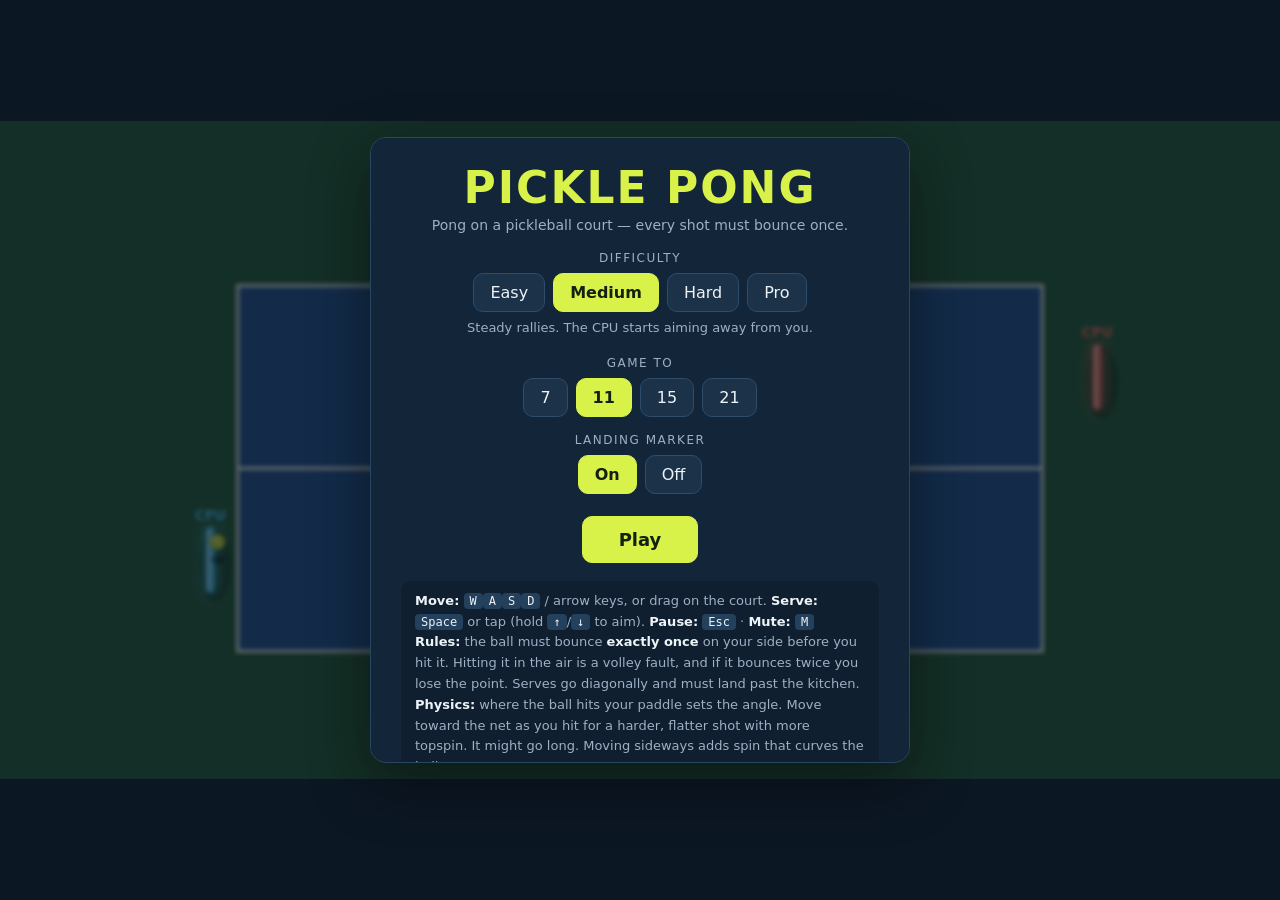
<file: pickle-pong/index.html>
<!doctype html>
<html lang="en">
<head>
<meta charset="utf-8">
<meta name="viewport" content="width=device-width, initial-scale=1">
<title>Pickle Pong</title>
<style>
  :root {
    --bg: #0c1724;
    --panel: #132538;
    --panel-2: #1b3249;
    --accent: #d9f24a;
    --text: #eef3f8;
    --muted: #9db0c5;
    --you: #4fd1ff;
    --cpu: #ff7a6b;
  }
  * { box-sizing: border-box; }
  html, body { margin: 0; height: 100%; background: var(--bg); color: var(--text);
    font-family: system-ui, -apple-system, "Segoe UI", Roboto, sans-serif; }
  body { display: flex; align-items: center; justify-content: center; overflow: hidden; }
  #wrap { position: relative; width: min(100vw, calc(100vh * 70 / 36)); aspect-ratio: 70 / 36; }
  canvas { display: block; width: 100%; height: 100%; touch-action: none; }
  .overlay { position: absolute; inset: 0; display: flex; align-items: center; justify-content: center;
    background: rgba(6, 13, 22, .62); backdrop-filter: blur(2px); padding: 16px; }
  .overlay.hidden { display: none; }
  .card { background: var(--panel); border: 1px solid #284562; border-radius: 16px; padding: 24px 30px;
    width: min(540px, 100%); max-height: 100%; overflow: auto; text-align: center;
    box-shadow: 0 20px 60px rgba(0,0,0,.45); }
  h1 { margin: 0 0 4px; font-size: clamp(28px, 5vw, 44px); letter-spacing: 2px; color: var(--accent); }
  h2 { margin: 0 0 8px; font-size: 28px; }
  .tag { margin: 0 0 18px; color: var(--muted); font-size: 14px; }
  .label { margin: 16px 0 8px; font-size: 12px; letter-spacing: 1.5px; text-transform: uppercase; color: var(--muted); }
  .opts { display: flex; gap: 8px; justify-content: center; flex-wrap: wrap; }
  button { font: inherit; cursor: pointer; border: 1px solid #2d4d6d; background: var(--panel-2); color: var(--text);
    padding: 9px 16px; border-radius: 10px; transition: background .12s, transform .08s; }
  button:hover { background: #24425f; }
  button:active { transform: translateY(1px); }
  button.sel { background: var(--accent); color: #142012; border-color: var(--accent); font-weight: 700; }
  button.primary { background: var(--accent); color: #142012; border-color: var(--accent); font-weight: 800;
    font-size: 18px; padding: 12px 36px; margin-top: 22px; }
  button.primary:hover { filter: brightness(1.06); }
  .desc { min-height: 20px; margin-top: 8px; font-size: 13px; color: var(--muted); }
  .help { margin-top: 18px; font-size: 13px; line-height: 1.6; color: var(--muted); text-align: left;
    background: #0f1f30; border-radius: 10px; padding: 10px 14px; }
  .help b { color: var(--text); }
  kbd { background: #23405c; border-radius: 4px; padding: 1px 6px; font-size: 12px; color: var(--text); }
  .row { display: flex; gap: 10px; justify-content: center; flex-wrap: wrap; margin-top: 18px; }
  .row button.primary { margin-top: 0; }
</style>
</head>
<body>
<div id="wrap">
  <canvas id="game"></canvas>

  <div class="overlay" id="menu">
    <div class="card">
      <h1>PICKLE PONG</h1>
      <p class="tag">Pong on a pickleball court — every shot must bounce once.</p>

      <div class="label">Difficulty</div>
      <div class="opts" id="diffOpts"></div>
      <div class="desc" id="diffDesc"></div>

      <div class="label">Game to</div>
      <div class="opts" id="ptsOpts"></div>

      <div class="label">Landing marker</div>
      <div class="opts" id="assistOpts"></div>

      <button class="primary" id="startBtn">Play</button>

      <div class="help">
        <b>Move:</b> <kbd>W</kbd><kbd>A</kbd><kbd>S</kbd><kbd>D</kbd> / arrow keys, or drag on the court.
        <b>Serve:</b> <kbd>Space</kbd> or tap (hold <kbd>↑</kbd>/<kbd>↓</kbd> to aim).
        <b>Pause:</b> <kbd>Esc</kbd> · <b>Mute:</b> <kbd>M</kbd><br>
        <b>Rules:</b> the ball must bounce <b>exactly once</b> on your side before you hit it.
        Hitting it in the air is a volley fault, and if it bounces twice you lose the point.
        Serves go diagonally and must land past the kitchen.<br>
        <b>Physics:</b> where the ball hits your paddle sets the angle. Move toward the net as you hit
        for a harder, flatter shot with more topspin. It might go long. Moving sideways adds spin that curves the ball.
      </div>
    </div>
  </div>

  <div class="overlay hidden" id="pause">
    <div class="card">
      <h2>Paused</h2>
      <div class="row">
        <button class="primary" id="resumeBtn">Resume</button>
        <button id="quitBtn">Main menu</button>
      </div>
    </div>
  </div>

  <div class="overlay hidden" id="over">
    <div class="card">
      <h2 id="overTitle">You win!</h2>
      <p class="tag" id="overSub"></p>
      <div class="row">
        <button class="primary" id="againBtn">Rematch</button>
        <button id="menuBtn">Main menu</button>
      </div>
    </div>
  </div>
</div>

<script>
(() => {
'use strict';

// ---------- World constants (units: feet, seconds) ----------
const COURT_L = 44, COURT_W = 20, NET_X = 22, KITCHEN = 7;
const G = 24;                 // gravity (a bit floaty for playability)
const REST = 0.68;            // vertical restitution on bounce
const FRICTION = 0.86;        // horizontal speed kept on bounce
const BALL_R = 0.15;
const REACH = 3.3;            // highest a paddle can contact the ball
const PADDLE_LEN = 3.6, PADDLE_TH = 0.45;
const PLAYER_SPEED = 17;
const ANGLE = 0.3;            // lateral speed per unit of off-center paddle contact
const STEP = 1 / 240;
const W = { x0: -13, x1: 57, y0: -9, y1: 27 };   // visible world
const EV_BOUNCE = 1, EV_NET = 2;

const DIFF = {
  easy:   { label: 'Easy',   ball: 23, ai: 9.5,  react: 0.42, err: 1.5,  aim: 0.2,  power: 0.0,  serveErr: 1.2,
            desc: 'Slow ball, relaxed opponent who misses a fair bit.' },
  medium: { label: 'Medium', ball: 27, ai: 12.5, react: 0.28, err: 0.9,  aim: 0.5,  power: 0.25, serveErr: 0.9,
            desc: 'Steady rallies. The CPU starts aiming away from you.' },
  hard:   { label: 'Hard',   ball: 31, ai: 15.5, react: 0.18, err: 0.65, aim: 0.75, power: 0.5,  serveErr: 0.6,
            desc: 'Fast ball, quick feet, sharp angles and topspin drives.' },
  pro:    { label: 'Pro',    ball: 35, ai: 19,   react: 0.1,  err: 0.42, aim: 0.92, power: 0.8,  serveErr: 0.4,
            desc: 'Tournament pace. Expect to sweat.' },
};

const netH = y => { const t = (y - 10) / 10; return 2.83 + 0.17 * t * t; }; // 34" center, 36" sidelines
const clamp = (v, a, b) => Math.max(a, Math.min(b, v));
const dir = side => side === 0 ? 1 : -1;     // direction a side hits toward
const homeX = side => side === 0 ? -3 : COURT_L + 3;
function gauss() {
  let u = 0, v = 0;
  while (!u) u = Math.random();
  while (!v) v = Math.random();
  return Math.sqrt(-2 * Math.log(u)) * Math.cos(2 * Math.PI * v);
}

// ---------- Settings ----------
const settings = { diff: 'medium', points: 11, assist: true };
try { Object.assign(settings, JSON.parse(localStorage.getItem('picklepong') || '{}')); } catch (e) {}
const saveSettings = () => { try { localStorage.setItem('picklepong', JSON.stringify(settings)); } catch (e) {} };

// ---------- Sound ----------
let actx = null, muted = false;
function tone(freq, dur, type = 'square', vol = 0.06, slide = 0) {
  if (muted || game.mode !== 'play') return;
  try {
    actx = actx || new (window.AudioContext || window.webkitAudioContext)();
    const t = actx.currentTime, o = actx.createOscillator(), g = actx.createGain();
    o.type = type;
    o.frequency.setValueAtTime(freq, t);
    if (slide) o.frequency.exponentialRampToValueAtTime(Math.max(40, freq + slide), t + dur);
    g.gain.setValueAtTime(vol, t);
    g.gain.exponentialRampToValueAtTime(0.0001, t + dur);
    o.connect(g).connect(actx.destination);
    o.start(t); o.stop(t + dur);
  } catch (e) {}
}
const sfx = {
  hit: p => tone(420 + p * 260, 0.08, 'square', 0.07),
  bounce: () => tone(180, 0.06, 'triangle', 0.09),
  net: () => tone(110, 0.25, 'sawtooth', 0.05, -50),
  win: () => { tone(523, 0.12, 'triangle', 0.08); setTimeout(() => tone(784, 0.18, 'triangle', 0.08), 110); },
  lose: () => tone(300, 0.3, 'triangle', 0.08, -160),
};

// ---------- Game state ----------
const makePlayer = side => ({ side, x: homeX(side), y: 10, vx: 0, vy: 0, px: homeX(side), py: 10 });
const game = {
  mode: 'demo',          // 'demo' (behind the menu) or 'play'
  state: 'serve',        // serve | rally | point | over
  paused: false,
  diff: settings.diff,
  score: [0, 0], server: 0,
  players: [makePlayer(0), makePlayer(1)],
  ball: { x: 0, y: 10, z: 1.4, vx: 0, vy: 0, vz: 0, g: G, ay: 0, rolling: false, rot: 0 },
  lastHitter: 0, bounceCount: 0, isServe: true, serverY: 15,
  timer: 0, serveTimer: 0, rally: 0,
  plan: [null, null], aiClock: 0,
  landing: null, marks: [], trail: [], msg: null, winner: -1,
};
const isAI = side => game.mode === 'demo' || side === 1;

// ---------- Ball physics ----------
function stepBall(b, dt) {
  const px = b.x, pz = b.z;
  if (b.rolling) {
    const f = Math.max(0, 1 - 2.2 * dt);
    b.vx *= f; b.vy *= f;
    b.x += b.vx * dt; b.y += b.vy * dt; b.z = 0;
  } else {
    b.vz -= b.g * dt;            // gravity (+ topspin dip when g > G)
    b.vy += b.ay * dt;           // sidespin curve
    b.x += b.vx * dt; b.y += b.vy * dt; b.z += b.vz * dt;
  }
  let ev = 0;
  // Net: if the ball crosses the net plane below the tape, it stops dead.
  if ((px - NET_X) * (b.x - NET_X) < 0 && b.y > -1 && b.y < COURT_W + 1) {
    const f = (NET_X - px) / (b.x - px);
    const zc = pz + (b.z - pz) * f;
    if (zc - BALL_R < netH(b.y)) {
      b.x = NET_X - Math.sign(b.vx) * (BALL_R + 0.05);
      b.vx = -b.vx * 0.12; b.vy *= 0.3; b.ay = 0; b.g = G;
      if (b.vz > 0) b.vz *= 0.3;
      ev |= EV_NET;
    }
  }
  // Ground bounce
  if (!b.rolling && b.z <= 0) {
    b.z = 0;
    if (b.vz < 0) {
      const spin = clamp((b.g - G) / G, 0, 2);
      b.vz = -b.vz * REST;
      b.vx *= Math.min(0.98, FRICTION + 0.06 * spin);   // topspin kicks forward
      b.vy *= FRICTION;
      b.g = G + (b.g - G) * 0.25;
      b.ay *= 0.3;
      if (b.vz < 1.4) { b.vz = 0; b.rolling = true; }
      ev |= EV_BOUNCE;
    }
  }
  return ev;
}

// Solve a trajectory that leaves at horizontal speed `speed` and lands `landDist` past the net.
// If the natural arc would clip the net, add topspin (extra downward accel) so it clears and still dips in;
// if even max topspin isn't enough, the ball is lifted over the net and sails deeper — maybe long.
function computeShot(x0, z0, d, speed, landDist) {
  const targetX = NET_X + d * landDist;
  const T = Math.abs(targetX - x0) / speed;
  const tn = Math.abs(NET_X - x0) / speed;
  const h = 3.0 + 0.45;
  let g = G;
  let vz = (0.5 * g * T * T - z0) / T;
  if (z0 + vz * tn - 0.5 * g * tn * tn < h) {
    g = (h - z0 * (1 - tn / T)) / (tn * (T - tn) / 2);
    const gMax = G * 2.6;
    if (g > gMax) {
      g = gMax;
      vz = (h - z0 + 0.5 * g * tn * tn) / tn;
    } else {
      vz = (0.5 * g * T * T - z0) / T;
    }
  }
  return { vx: d * speed, vz, g, T };
}

function predictLanding(b0) {
  const b = { ...b0 };
  for (let i = 0; i < 600; i++) {
    const ev = stepBall(b, 1 / 120);
    if (ev & EV_NET) return null;
    if (ev & EV_BOUNCE) return { x: b.x, y: b.y };
  }
  return null;
}

// ---------- Rules ----------
function inCourtSide(x, y, side) {
  const t = BALL_R;
  if (y < -t || y > COURT_W + t) return false;
  return side === 0 ? (x >= -t && x <= NET_X) : (x >= NET_X && x <= COURT_L + t);
}
function serveFault(x, y, side) {
  if (!inCourtSide(x, y, side)) return ['OUT', 'Serve landed out'];
  const t = BALL_R;
  const pastKitchen = side === 1 ? x >= NET_X + KITCHEN - t : x <= NET_X - KITCHEN + t;
  if (!pastKitchen) return ['KITCHEN FAULT', 'Serves must clear the kitchen'];
  const rightHalf = game.serverY > 10 ? y <= 10 + t : y >= 10 - t;
  if (!rightHalf) return ['FAULT', 'Serve must go diagonally'];
  return null;
}

function setMsg(title, sub, color) { game.msg = { title, sub, color, t: 1.8 }; }

function endRally(winner, title, sub) {
  if (game.state !== 'rally') return;
  game.score[winner]++;
  game.server = winner;
  game.state = 'point';
  game.timer = 1.7;
  game.landing = null;
  const youWon = winner === 0;
  const color = game.mode === 'play' ? (youWon ? '#7cf29b' : '#ff8f7f') : '#ffffff';
  const who = game.mode === 'play' ? (youWon ? 'Your point' : 'CPU point') : '';
  setMsg(title, [sub, who].filter(Boolean).join(' · '), color);
  if (youWon) sfx.win(); else sfx.lose();
  const s = game.score[winner], o = game.score[1 - winner];
  if (s >= settings.points && s - o >= 2) game.winner = winner;
}

function setupServe() {
  const s = game.server;
  const even = game.score[s] % 2 === 0;
  const y = s === 0 ? (even ? 15 : 5) : (even ? 5 : 15);   // right-hand court on even score
  const sp = game.players[s], rp = game.players[1 - s];
  sp.x = sp.px = s === 0 ? -1.5 : COURT_L + 1.5; sp.y = sp.py = y; sp.vx = sp.vy = 0;
  rp.x = rp.px = homeX(1 - s); rp.y = rp.py = COURT_W - y; rp.vx = rp.vy = 0;
  game.serverY = y;
  Object.assign(game.ball, { vx: 0, vy: 0, vz: 0, g: G, ay: 0, rolling: false });
  game.state = 'serve';
  game.serveTimer = isAI(s) ? 1.0 : 0;
  game.lastHitter = s; game.bounceCount = 0; game.isServe = true;
  game.plan = [null, null]; game.aiClock = 0; game.rally = 0;
  game.landing = null; game.trail = [];
}

function serve() {
  if (game.state !== 'serve') return;
  const s = game.server, d = dir(s), p = game.players[s], b = game.ball, D = DIFF[game.diff];
  let ty = game.serverY > 10 ? 5 : 15;                     // diagonal service court
  let depth = 15;
  if (isAI(s)) {
    ty += (Math.random() - 0.5) * 6 * D.aim;
    depth += (Math.random() - 0.5) * 4 * D.aim;
    ty += gauss() * D.serveErr; depth += gauss() * D.serveErr;
  } else {
    const aim = (keys.arrowdown || keys.s ? 1 : 0) - (keys.arrowup || keys.w ? 1 : 0);
    ty += aim * 3.2 + gauss() * 0.6;
    depth += gauss() * 0.6;
  }
  b.x = p.x + d * 0.4; b.y = p.y; b.z = 1.4;
  const shot = computeShot(b.x, b.z, d, D.ball * 0.82, depth);
  b.vx = shot.vx; b.vz = shot.vz; b.g = shot.g; b.ay = 0; b.rolling = false;
  b.vy = (ty - b.y) / shot.T;
  game.state = 'rally';
  game.lastHitter = s; game.bounceCount = 0; game.isServe = true;
  game.plan = [null, null]; game.aiClock = 0;
  game.landing = predictLanding(b);
  sfx.hit(0.2);
}

function hitBall(p, forward) {
  const b = game.ball, d = dir(p.side), D = DIFF[game.diff];
  const offset = clamp((b.y - p.y) / (PADDLE_LEN / 2), -1, 1);
  const speed = D.ball * (1 + 0.35 * forward);
  const landDist = 14.5 + 4 * forward + (Math.random() - 0.5) * 2;
  b.x = p.x + d * (PADDLE_TH / 2 + BALL_R);
  const shot = computeShot(b.x, Math.max(b.z, 0.25), d, speed, landDist);
  b.vx = shot.vx; b.vz = shot.vz; b.g = shot.g;
  b.vy = offset * speed * ANGLE + p.vy * 0.12;               // contact point sets the angle
  b.ay = clamp(p.vy * 0.3, -6, 6);                          // paddle swipe adds sidespin
  b.rolling = false;
  game.lastHitter = p.side; game.bounceCount = 0; game.isServe = false;
  game.plan = [null, null]; game.aiClock = 0; game.rally++;
  game.landing = predictLanding(b);
  sfx.hit(forward);
}

function checkPaddle(p, prevBallX) {
  const b = game.ball, d = dir(p.side);
  if (game.lastHitter === p.side || b.vx * d >= 0) return;    // must be coming toward this paddle
  const relPrev = (prevBallX - p.px) * d, relNow = (b.x - p.x) * d;
  if (!(relPrev >= 0 && relNow < 0)) return;                  // crossed the paddle face this step
  if (Math.abs(b.y - p.y) > PADDLE_LEN / 2 + BALL_R + 0.1) return;
  if (b.z > REACH) return;                                    // sailed over the paddle
  if (game.bounceCount === 0) {
    b.vx *= -0.25; b.vy *= 0.3; b.ay = 0;
    endRally(1 - p.side, 'VOLLEY FAULT', 'Let it bounce once first');
    return;
  }
  const forward = isAI(p.side)
    ? (game.plan[p.side] && game.plan[p.side].forward) || 0
    : clamp(p.vx * d / PLAYER_SPEED, 0, 1);
  hitBall(p, forward);
}

// ---------- AI ----------
function planAI(side) {
  const p = game.players[side], D = DIFF[game.diff], d = dir(side);
  const b = { ...game.ball };
  let bounces = game.bounceCount, fbx = bounces >= 1 ? b.x : null, t = 0;
  const cands = [];
  for (let i = 0; i < 720; i++) {
    const ev = stepBall(b, 1 / 120); t += 1 / 120;
    if (ev & EV_NET) return null;
    if (ev & EV_BOUNCE) {
      bounces++;
      if (bounces === 1) { fbx = b.x; if (!inCourtSide(b.x, b.y, side)) return null; }   // let out balls go
      if (bounces >= 2) break;
    }
    if (b.x < W.x0 || b.x > W.x1 || b.y < W.y0 || b.y > W.y1) break;
    const onSide = side === 0 ? b.x <= NET_X - 1.5 && b.x >= -12 : b.x >= NET_X + 1.5 && b.x <= COURT_L + 12;
    if (bounces >= 1 && onSide && b.z <= REACH - 0.4 && (b.x - fbx) * -d >= 0.8) cands.push({ t, x: b.x, y: b.y });
  }
  if (!cands.length) return null;
  // earliest point after the bounce we can actually get to
  let c = cands[cands.length - 1];
  for (const k of cands) {
    if (Math.hypot(k.x - p.x, k.y - p.y) / D.ai + 0.08 <= k.t) { c = k; break; }
  }
  // choose where to send it: away from the opponent
  const forward = D.power * Math.random();
  const speed = D.ball * (1 + 0.35 * forward);
  const opp = game.players[1 - side];
  let aimY = opp.y < 10 ? 10 + 7 * D.aim : 10 - 7 * D.aim;
  aimY = clamp(aimY + gauss() * (1 - D.aim) * 4, 1, 19);
  const T = Math.abs(NET_X + d * (14.5 + 4 * forward) - c.x) / speed;
  const off = clamp(((aimY - c.y) / T) / (speed * ANGLE), -0.8, 0.8);
  return { x: c.x, y: c.y - off * PADDLE_LEN / 2 + gauss() * D.err, forward };
}

function moveToward(p, tx, ty, maxSpd, dt) {
  const dx = tx - p.x, dy = ty - p.y, dist = Math.hypot(dx, dy);
  let vx = 0, vy = 0;
  if (dist > 0.02) { const sp = Math.min(maxSpd, dist * 8); vx = dx / dist * sp; vy = dy / dist * sp; }
  accelerate(p, vx, vy, dt);
}
function accelerate(p, vx, vy, dt) {
  const k = Math.min(1, dt * 14);
  p.vx += (vx - p.vx) * k; p.vy += (vy - p.vy) * k;
  p.x += p.vx * dt; p.y += p.vy * dt;
  if (p.side === 0) p.x = clamp(p.x, -12, NET_X - 1); else p.x = clamp(p.x, NET_X + 1, COURT_L + 12);
  p.y = clamp(p.y, -6, COURT_W + 6);
}

function updateAI(side, dt) {
  const p = game.players[side], D = DIFF[game.diff], b = game.ball;
  if (game.state === 'serve') {
    if (game.server === side) {
      game.serveTimer -= dt;
      accelerate(p, 0, 0, dt);
      if (game.serveTimer <= 0) serve();
      return;
    }
    return moveToward(p, homeX(side), p.y, D.ai, dt);
  }
  if (game.state === 'rally' && game.lastHitter !== side) {
    if (!game.plan[side] && game.aiClock >= D.react) game.plan[side] = planAI(side) || { hold: true };
    const pl = game.plan[side];
    if (pl && !pl.hold) return moveToward(p, pl.x, pl.y, D.ai, dt);
    return accelerate(p, 0, 0, dt);
  }
  moveToward(p, homeX(side), 10 + (b.y - 10) * 0.35, D.ai, dt);
}

// ---------- Input ----------
const keys = {};
const pointer = { active: false, x: 0, y: 0 };

function updatePlayer(dt) {
  const p = game.players[0];
  if (game.state === 'serve' && game.server === 0) { accelerate(p, 0, 0, dt); return; }
  if (pointer.active) return moveToward(p, pointer.x, pointer.y, PLAYER_SPEED, dt);
  let ix = (keys.arrowright || keys.d ? 1 : 0) - (keys.arrowleft || keys.a ? 1 : 0);
  let iy = (keys.arrowdown || keys.s ? 1 : 0) - (keys.arrowup || keys.w ? 1 : 0);
  const m = Math.hypot(ix, iy) || 1;
  accelerate(p, ix / m * PLAYER_SPEED, iy / m * PLAYER_SPEED, dt);
}

addEventListener('keydown', e => {
  const k = e.key.toLowerCase();
  if (['arrowup', 'arrowdown', 'arrowleft', 'arrowright', ' '].includes(k)) e.preventDefault();
  keys[k] = true;
  if (game.mode !== 'play') return;
  if (k === ' ' && !game.paused && game.state === 'serve' && game.server === 0) serve();
  if ((k === 'escape' || k === 'p') && game.state !== 'over') setPaused(!game.paused);
  if (k === 'm') muted = !muted;
});
addEventListener('keyup', e => { keys[e.key.toLowerCase()] = false; });
addEventListener('blur', () => { for (const k in keys) keys[k] = false; if (game.mode === 'play' && game.state !== 'over') setPaused(true); });

const canvas = document.getElementById('game');
const ctx = canvas.getContext('2d');
function setPointer(e) {
  const r = canvas.getBoundingClientRect();
  pointer.x = W.x0 + (e.clientX - r.left) / r.width * (W.x1 - W.x0);
  pointer.y = W.y0 + (e.clientY - r.top) / r.height * (W.y1 - W.y0);
}
canvas.addEventListener('pointerdown', e => {
  if (game.mode !== 'play' || game.paused) return;
  pointer.active = true; setPointer(e);
  try { canvas.setPointerCapture(e.pointerId); } catch (err) {}
  if (game.state === 'serve' && game.server === 0) serve();
});
canvas.addEventListener('pointermove', e => { if (pointer.active) setPointer(e); });
canvas.addEventListener('pointerup', () => { pointer.active = false; });
canvas.addEventListener('pointercancel', () => { pointer.active = false; });

// ---------- Update ----------
function update(dt) {
  if (game.state === 'over') return;
  const b = game.ball;
  for (const p of game.players) { p.px = p.x; p.py = p.y; }
  if (game.mode === 'play') updatePlayer(dt); else updateAI(0, dt);
  updateAI(1, dt);
  game.aiClock += dt;

  if (game.state === 'serve') {
    const p = game.players[game.server];
    b.x = p.x + dir(game.server) * 0.4; b.y = p.y; b.z = 1.4; b.rolling = false;
    return;
  }

  const prevX = b.x;
  const ev = stepBall(b, dt);
  b.rot += (Math.hypot(b.vx, b.vy) * 0.6 + (b.g - G) * 0.8) * dt;

  if (game.state === 'rally') {
    const hitter = game.lastHitter;
    if (ev & EV_NET) { sfx.net(); endRally(1 - hitter, 'NET', 'Into the net'); }
    else if (ev & EV_BOUNCE) {
      game.bounceCount++;
      sfx.bounce();
      const target = 1 - hitter;
      if (game.bounceCount === 1) {
        let fault = null;
        if (!inCourtSide(b.x, b.y, target)) fault = ['OUT', 'Missed the court'];
        else if (game.isServe) fault = serveFault(b.x, b.y, target);
        game.marks.push({ x: b.x, y: b.y, t: 1.4, ok: !fault });
        game.landing = null;
        if (fault) endRally(target, fault[0], fault[1]);
        else if (b.rolling) endRally(hitter, 'DEAD BALL', 'It died on the court');
      } else {
        game.marks.push({ x: b.x, y: b.y, t: 1.0, ok: false, second: true });
        endRally(hitter, 'DOUBLE BOUNCE', 'Missed the return');
      }
    }
    if (game.state === 'rally') {
      for (const p of game.players) { checkPaddle(p, prevX); if (game.state !== 'rally') break; }
    }
    if (game.state === 'rally' && (b.x < W.x0 || b.x > W.x1 || b.y < W.y0 - 4 || b.y > W.y1 + 4)) {
      if (game.bounceCount >= 1) endRally(game.lastHitter, 'WINNER', 'Unreturnable');
      else endRally(1 - game.lastHitter, 'OUT', 'Missed the court');
    }
  } else if (game.state === 'point') {
    game.timer -= dt;
    if (game.timer <= 0) {
      if (game.winner >= 0) {
        if (game.mode === 'play') return gameOver();
        game.score = [0, 0]; game.winner = -1;
      }
      setupServe();
    }
  }
}

// ---------- Rendering ----------
let S = 18;
const X = x => (x - W.x0) * S;
const Y = y => (y - W.y0) * S;
const LIFT = 0.7;

function resize() {
  const r = canvas.getBoundingClientRect();
  const dpr = Math.min(2, window.devicePixelRatio || 1);
  canvas.width = Math.max(1, Math.round(r.width * dpr));
  canvas.height = Math.max(1, Math.round(r.height * dpr));
  S = canvas.width / (W.x1 - W.x0);
}
addEventListener('resize', resize);

function roundRect(x, y, w, h, r) {
  ctx.beginPath();
  ctx.moveTo(x + r, y); ctx.arcTo(x + w, y, x + w, y + h, r); ctx.arcTo(x + w, y + h, x, y + h, r);
  ctx.arcTo(x, y + h, x, y, r); ctx.arcTo(x, y, x + w, y, r); ctx.closePath();
}

function drawCourt() {
  ctx.fillStyle = '#2d6744';
  ctx.fillRect(0, 0, canvas.width, canvas.height);
  ctx.fillStyle = '#2a5d9c';
  ctx.fillRect(X(0), Y(0), COURT_L * S, COURT_W * S);
  ctx.fillStyle = '#3b8c5e';
  ctx.fillRect(X(NET_X - KITCHEN), Y(0), KITCHEN * 2 * S, COURT_W * S);

  ctx.strokeStyle = '#f3f6fa';
  ctx.lineWidth = Math.max(1.5, 0.17 * S);
  ctx.strokeRect(X(0), Y(0), COURT_L * S, COURT_W * S);
  ctx.beginPath();
  ctx.moveTo(X(NET_X - KITCHEN), Y(0)); ctx.lineTo(X(NET_X - KITCHEN), Y(COURT_W));
  ctx.moveTo(X(NET_X + KITCHEN), Y(0)); ctx.lineTo(X(NET_X + KITCHEN), Y(COURT_W));
  ctx.moveTo(X(0), Y(10)); ctx.lineTo(X(NET_X - KITCHEN), Y(10));
  ctx.moveTo(X(NET_X + KITCHEN), Y(10)); ctx.lineTo(X(COURT_L), Y(10));
  ctx.stroke();

  ctx.fillStyle = 'rgba(255,255,255,.28)';
  ctx.font = `700 ${0.9 * S}px system-ui, sans-serif`;
  ctx.textAlign = 'center'; ctx.textBaseline = 'middle';
  ctx.save(); ctx.translate(X(NET_X - KITCHEN / 2), Y(10)); ctx.rotate(-Math.PI / 2); ctx.fillText('KITCHEN', 0, 0); ctx.restore();
  ctx.save(); ctx.translate(X(NET_X + KITCHEN / 2), Y(10)); ctx.rotate(Math.PI / 2); ctx.fillText('KITCHEN', 0, 0); ctx.restore();
}

function drawNet() {
  const x = X(NET_X), top = Y(-1), bot = Y(COURT_W + 1), lift = 2.9 * S * LIFT;
  ctx.fillStyle = 'rgba(0,0,0,.22)';                       // shadow
  ctx.fillRect(x + 0.2 * S, top, 0.9 * S, bot - top);
  ctx.fillStyle = 'rgba(25,28,32,.55)';                    // mesh
  ctx.fillRect(x - 0.18 * S, top - lift, 0.36 * S, bot - top + lift);
  ctx.strokeStyle = 'rgba(255,255,255,.18)'; ctx.lineWidth = 1;
  ctx.beginPath();
  for (let y = top - lift; y < bot; y += 0.5 * S) { ctx.moveTo(x - 0.18 * S, y); ctx.lineTo(x + 0.18 * S, y); }
  ctx.stroke();
  ctx.fillStyle = '#f7f7f7';                               // tape
  ctx.fillRect(x - 0.22 * S, top - lift, 0.44 * S, 0.25 * S);
  ctx.fillStyle = '#20252b';                               // posts
  for (const y of [top, bot]) { ctx.beginPath(); ctx.arc(x, y, 0.35 * S, 0, Math.PI * 2); ctx.fill(); }
}

function drawPaddle(p, color, label) {
  const x = X(p.x), y = Y(p.y), len = PADDLE_LEN * S, th = PADDLE_TH * S;
  ctx.fillStyle = 'rgba(0,0,0,.25)';
  ctx.beginPath(); ctx.ellipse(x + 0.25 * S, y + 0.3 * S, 0.9 * S, len * 0.55, 0, 0, Math.PI * 2); ctx.fill();
  ctx.shadowColor = color; ctx.shadowBlur = 0.8 * S;
  ctx.fillStyle = color;
  roundRect(x - th / 2, y - len / 2, th, len, th / 2); ctx.fill();
  ctx.shadowBlur = 0;
  ctx.fillStyle = 'rgba(255,255,255,.55)';
  roundRect(x - th / 2 + 1, y - len / 2 + 2, th * 0.35, len - 4, th / 4); ctx.fill();
  ctx.fillStyle = color;
  ctx.font = `700 ${0.75 * S}px system-ui, sans-serif`;
  ctx.textAlign = 'center'; ctx.textBaseline = 'bottom';
  ctx.fillText(label, x, y - len / 2 - 0.2 * S);
}

function drawBall() {
  const b = game.ball;
  const gx = X(b.x), gy = Y(b.y), z = Math.max(0, b.z);
  // ground shadow
  ctx.fillStyle = `rgba(0,0,0,${clamp(0.45 - z * 0.04, 0.12, 0.45)})`;
  ctx.beginPath(); ctx.ellipse(gx, gy, (0.32 + z * 0.03) * S, (0.2 + z * 0.02) * S, 0, 0, Math.PI * 2); ctx.fill();

  // bounce-state ring on the shadow
  if (game.state === 'rally') {
    const incomingToYou = game.mode === 'play' && game.lastHitter === 1;
    if (incomingToYou) {
      ctx.strokeStyle = game.bounceCount === 0 ? 'rgba(255,190,80,.9)' : 'rgba(120,255,150,.95)';
      ctx.lineWidth = Math.max(1.5, 0.1 * S);
      ctx.setLineDash(game.bounceCount === 0 ? [0.3 * S, 0.25 * S] : []);
      ctx.beginPath(); ctx.arc(gx, gy, 0.75 * S, 0, Math.PI * 2); ctx.stroke();
      ctx.setLineDash([]);
    }
  }

  // trail
  for (let i = 0; i < game.trail.length; i++) {
    const t = game.trail[i], a = (i + 1) / game.trail.length;
    ctx.fillStyle = `rgba(217,242,74,${a * 0.25})`;
    ctx.beginPath(); ctx.arc(X(t.x), Y(t.y) - t.z * S * LIFT, (0.3 + t.z * 0.02) * S * a, 0, Math.PI * 2); ctx.fill();
  }

  // ball (lifted by height)
  const bx = gx, by = gy - z * S * LIFT, r = (0.38 + z * 0.025) * S;
  ctx.fillStyle = '#d9f24a';
  ctx.beginPath(); ctx.arc(bx, by, r, 0, Math.PI * 2); ctx.fill();
  ctx.strokeStyle = 'rgba(70,90,10,.6)'; ctx.lineWidth = 1; ctx.stroke();
  ctx.fillStyle = 'rgba(90,110,20,.55)';                  // pickleball holes, spinning
  for (let i = 0; i < 5; i++) {
    const a = b.rot + i * (Math.PI * 2 / 5);
    ctx.beginPath(); ctx.arc(bx + Math.cos(a) * r * 0.55, by + Math.sin(a) * r * 0.55 * 0.8, r * 0.14, 0, Math.PI * 2); ctx.fill();
  }
  ctx.fillStyle = 'rgba(255,255,255,.55)';
  ctx.beginPath(); ctx.arc(bx - r * 0.35, by - r * 0.35, r * 0.25, 0, Math.PI * 2); ctx.fill();
}

function drawMarks(dt) {
  for (const m of game.marks) {
    m.t -= dt;
    ctx.globalAlpha = clamp(m.t, 0, 1);
    ctx.strokeStyle = m.ok ? '#8dffa8' : '#ff6f61';
    ctx.lineWidth = Math.max(1.5, 0.1 * S);
    ctx.beginPath(); ctx.ellipse(X(m.x), Y(m.y), 0.55 * S, 0.38 * S, 0, 0, Math.PI * 2); ctx.stroke();
  }
  ctx.globalAlpha = 1;
  game.marks = game.marks.filter(m => m.t > 0);

  if (settings.assist && game.mode === 'play' && game.landing && game.lastHitter === 1 && game.state === 'rally') {
    const x = X(game.landing.x), y = Y(game.landing.y), s = 0.45 * S;
    ctx.strokeStyle = 'rgba(255,255,255,.7)'; ctx.lineWidth = Math.max(1.5, 0.08 * S);
    ctx.beginPath(); ctx.moveTo(x - s, y - s); ctx.lineTo(x + s, y + s); ctx.moveTo(x + s, y - s); ctx.lineTo(x - s, y + s); ctx.stroke();
  }
}

function drawHUD(dt) {
  if (game.mode === 'play') {
    const cx = canvas.width / 2, top = 0.7 * S, h = 3.2 * S, w = 17 * S;
    ctx.fillStyle = 'rgba(8,18,30,.78)';
    roundRect(cx - w / 2, top, w, h, 0.6 * S); ctx.fill();
    ctx.textBaseline = 'middle';
    ctx.font = `800 ${1.9 * S}px system-ui, sans-serif`;
    ctx.textAlign = 'right'; ctx.fillStyle = '#4fd1ff'; ctx.fillText(String(game.score[0]), cx - 1.1 * S, top + h * 0.42);
    ctx.textAlign = 'left'; ctx.fillStyle = '#ff7a6b'; ctx.fillText(String(game.score[1]), cx + 1.1 * S, top + h * 0.42);
    ctx.textAlign = 'center'; ctx.fillStyle = '#6b8299'; ctx.fillText(':', cx, top + h * 0.38);
    ctx.font = `700 ${0.85 * S}px system-ui, sans-serif`;
    ctx.textAlign = 'right'; ctx.fillStyle = '#4fd1ff'; ctx.fillText('YOU', cx - 4.2 * S, top + h * 0.42);
    ctx.textAlign = 'left'; ctx.fillStyle = '#ff7a6b'; ctx.fillText('CPU', cx + 4.2 * S, top + h * 0.42);
    ctx.fillStyle = '#d9f24a';                                  // serve indicator
    const sx = game.server === 0 ? cx - 7.6 * S : cx + 7.6 * S;
    ctx.beginPath(); ctx.arc(sx, top + h * 0.42, 0.32 * S, 0, Math.PI * 2); ctx.fill();
    ctx.font = `600 ${0.62 * S}px system-ui, sans-serif`; ctx.textAlign = 'center'; ctx.fillStyle = '#9db0c5';
    ctx.fillText(`${DIFF[game.diff].label} · Game to ${settings.points} · Rally ${game.rally}${muted ? ' · muted' : ''}`, cx, top + h * 0.82);

    // hint line
    let hint = 'Move: WASD / arrows or drag  ·  Push toward the net while hitting for power  ·  Esc: pause';
    let color = 'rgba(230,240,250,.75)';
    if (game.state === 'serve' && game.server === 0) { hint = 'SPACE or tap to serve  ·  hold ↑ / ↓ to aim'; color = '#d9f24a'; }
    else if (game.state === 'rally' && game.lastHitter === 1) {
      if (game.bounceCount === 0) { hint = 'Let it bounce…'; color = '#ffbe50'; }
      else { hint = 'Bounced. Hit it!'; color = '#7cf29b'; }
    }
    ctx.font = `700 ${0.85 * S}px system-ui, sans-serif`;
    ctx.fillStyle = color; ctx.fillText(hint, cx, Y(COURT_W + 3.6));
  }

  if (game.msg) {
    game.msg.t -= dt;
    const a = clamp(game.msg.t / 0.4, 0, 1);
    if (game.msg.t <= 0) game.msg = null;
    else {
      const cx = canvas.width / 2, cy = Y(COURT_W / 2);
      ctx.globalAlpha = a * (game.mode === 'play' ? 1 : 0.5);
      ctx.textAlign = 'center'; ctx.textBaseline = 'middle';
      ctx.lineWidth = 0.35 * S; ctx.strokeStyle = 'rgba(5,12,20,.8)';
      ctx.font = `900 ${2.4 * S}px system-ui, sans-serif`;
      ctx.strokeText(game.msg.title, cx, cy - 0.8 * S);
      ctx.fillStyle = game.msg.color; ctx.fillText(game.msg.title, cx, cy - 0.8 * S);
      if (game.msg.sub) {
        ctx.font = `700 ${0.95 * S}px system-ui, sans-serif`;
        ctx.lineWidth = 0.25 * S;
        ctx.strokeText(game.msg.sub, cx, cy + 1.1 * S);
        ctx.fillStyle = '#eef3f8'; ctx.fillText(game.msg.sub, cx, cy + 1.1 * S);
      }
      ctx.globalAlpha = 1;
    }
  }
}

function render(dt) {
  drawCourt();
  drawMarks(dt);
  drawNet();
  const demo = game.mode === 'demo';
  drawPaddle(game.players[0], '#4fd1ff', demo ? 'CPU' : 'YOU');
  drawPaddle(game.players[1], '#ff7a6b', 'CPU');
  const b = game.ball;
  if (game.state !== 'serve') {
    game.trail.push({ x: b.x, y: b.y, z: Math.max(0, b.z) });
    if (game.trail.length > 10) game.trail.shift();
  }
  drawBall();
  drawHUD(dt);
}

// ---------- Loop ----------
let last = performance.now(), acc = 0;
function frame(now) {
  const dt = Math.min(0.05, (now - last) / 1000);
  last = now;
  if (!game.paused) {
    acc += dt;
    while (acc >= STEP) { update(STEP); acc -= STEP; }
  }
  render(game.paused ? 0 : dt);
  requestAnimationFrame(frame);
}

// ---------- Menus ----------
const $ = id => document.getElementById(id);
function show(id, on) { $(id).classList.toggle('hidden', !on); }

function buildOpts(el, items, current, onPick) {
  el.innerHTML = '';
  for (const [value, label] of items) {
    const btn = document.createElement('button');
    btn.textContent = label;
    btn.classList.toggle('sel', value === current());
    btn.addEventListener('click', () => { onPick(value); buildMenu(); });
    el.appendChild(btn);
  }
}
function buildMenu() {
  buildOpts($('diffOpts'), Object.entries(DIFF).map(([k, v]) => [k, v.label]), () => settings.diff,
    v => { settings.diff = v; game.diff = v; saveSettings(); });
  $('diffDesc').textContent = DIFF[settings.diff].desc;
  buildOpts($('ptsOpts'), [[7, '7'], [11, '11'], [15, '15'], [21, '21']], () => settings.points,
    v => { settings.points = v; saveSettings(); });
  buildOpts($('assistOpts'), [[true, 'On'], [false, 'Off']], () => settings.assist,
    v => { settings.assist = v; saveSettings(); });
}

function startMatch() {
  game.mode = 'play'; game.diff = settings.diff;
  game.score = [0, 0]; game.server = 0; game.winner = -1; game.msg = null; game.marks = [];
  game.paused = false;
  show('menu', false); show('over', false); show('pause', false);
  setupServe();
}
function toMenu() {
  game.mode = 'demo'; game.paused = false; game.diff = settings.diff;
  game.score = [0, 0]; game.winner = -1; game.msg = null; game.server = 0;
  show('pause', false); show('over', false); show('menu', true);
  setupServe();
}
function setPaused(on) { game.paused = on; pointer.active = false; show('pause', on); }
function gameOver() {
  game.state = 'over';
  const youWon = game.winner === 0;
  $('overTitle').textContent = youWon ? 'You win!' : 'CPU wins';
  $('overTitle').style.color = youWon ? '#7cf29b' : '#ff8f7f';
  $('overSub').textContent = `Final score ${game.score[0]} – ${game.score[1]} on ${DIFF[game.diff].label}`;
  show('over', true);
}

$('startBtn').addEventListener('click', startMatch);
$('resumeBtn').addEventListener('click', () => setPaused(false));
$('quitBtn').addEventListener('click', toMenu);
$('againBtn').addEventListener('click', startMatch);
$('menuBtn').addEventListener('click', toMenu);

buildMenu();
resize();
setupServe();
requestAnimationFrame(frame);

// exposed for debugging / automated checks
window.__pickle = { game, update, serve, setupServe, startMatch };
})();
</script>
</body>
</html>
</file>
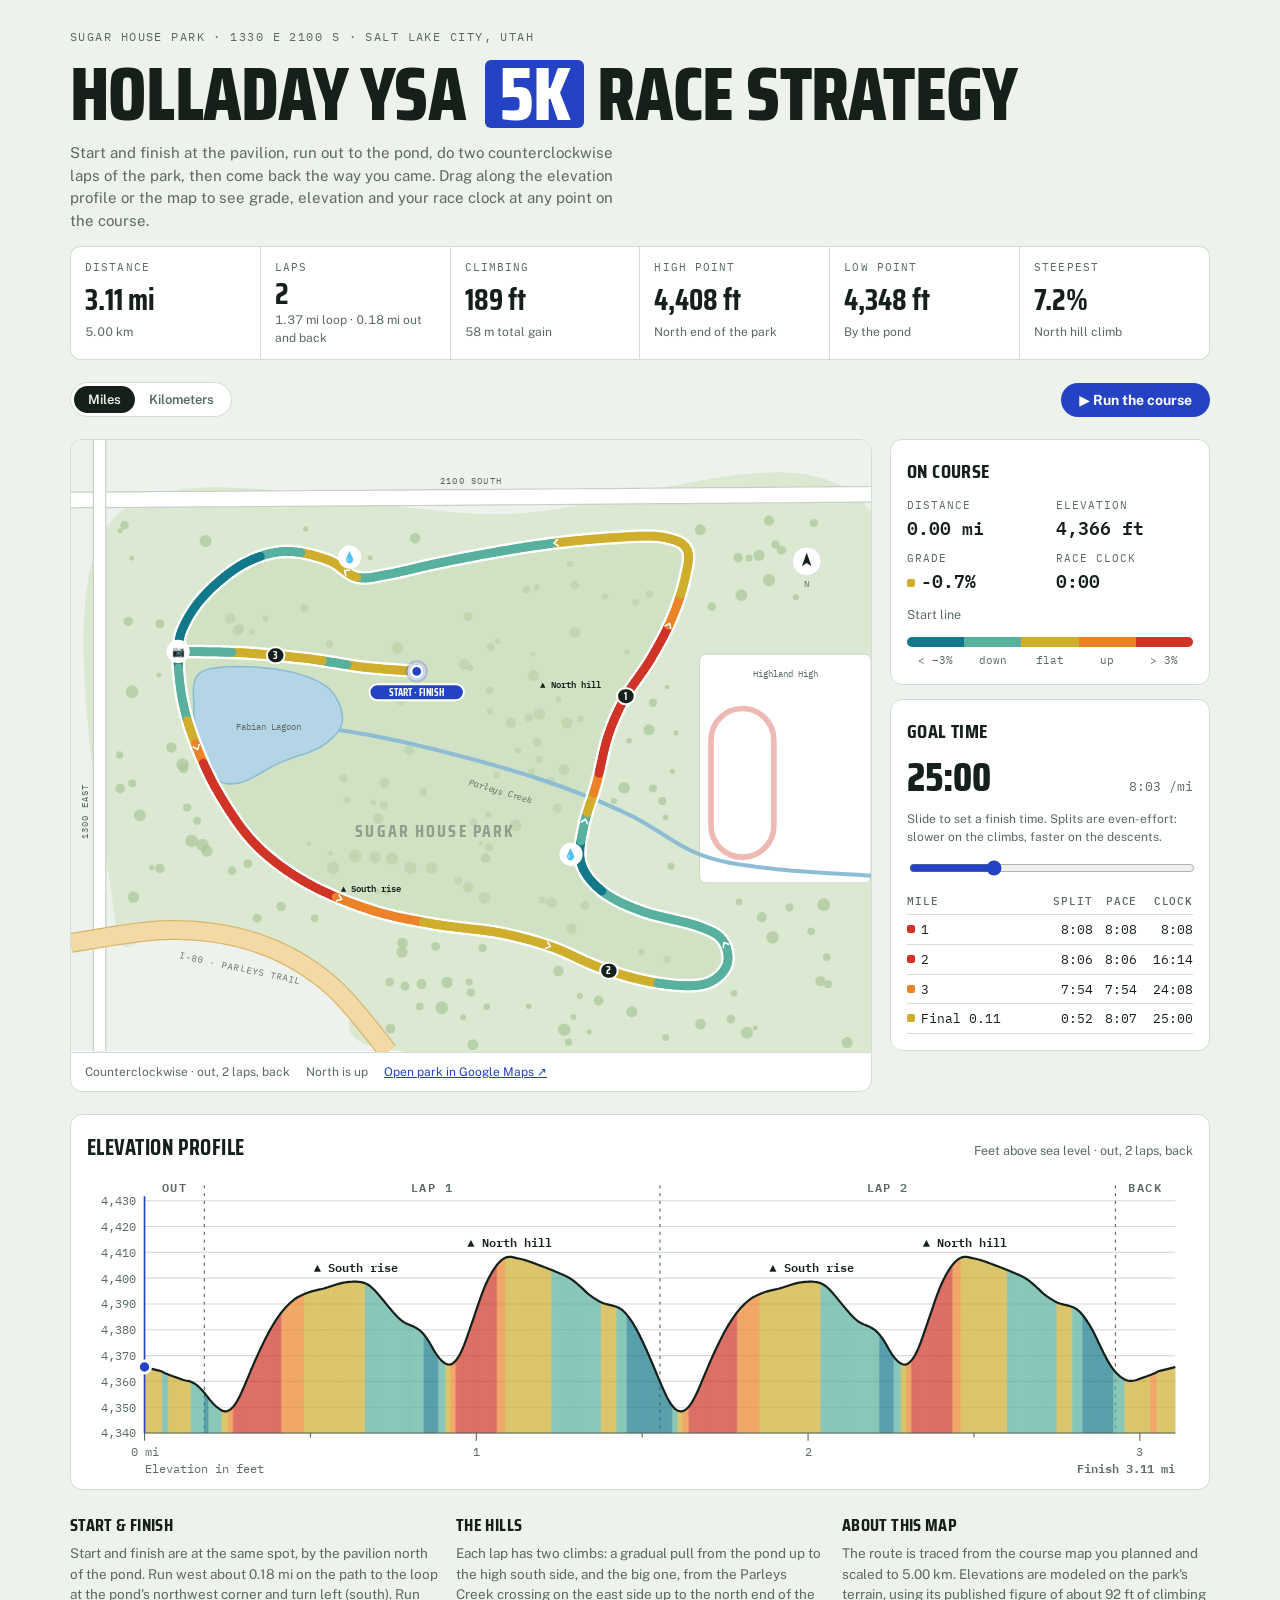
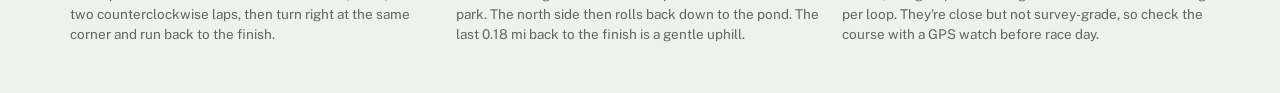
<file: sugarhouse-5k/index.html>
<!doctype html>
<html lang="en">
<head>
<meta charset="utf-8">
<meta name="viewport" content="width=device-width, initial-scale=1, viewport-fit=cover">
<meta name="description" content="Interactive course map and elevation profile for the Holladay YSA 5K: two laps of Sugar House Park, Salt Lake City.">
<title>Holladay YSA 5K Race Strategy</title>
<link rel="preconnect" href="https://fonts.googleapis.com">
<link rel="preconnect" href="https://fonts.gstatic.com" crossorigin>
<link rel="stylesheet" href="https://fonts.googleapis.com/css2?family=Saira+Condensed:wght@600;700;800&family=Public+Sans:wght@400;500;600;700&family=IBM+Plex+Mono:wght@400;500;600&display=swap">
<style>
/* Layout: race-bib header + stat strip, course map beside a pace/legend rail, full-width elevation profile under both. */
:root {
  --bg: #eef2ec;
  --surface: #ffffff;
  --ink: #16201a;
  --muted: #5a6a61;
  --line: #d3dcd5;
  --grass: #dbe8d2;
  --grass-2: #c8dcbb;
  --tree: #a9c799;
  --water: #b4d5e6;
  --water-edge: #8dbcd4;
  --street: #ffffff;
  --street-edge: #c7cfc8;
  --freeway: #f2d9a6;
  --freeway-edge: #d9b56c;
  --accent: #2343c4;
  --accent-ink: #ffffff;
  --casing: #ffffff;
  --g-down2: #13798a;
  --g-down: #58b09e;
  --g-flat: #cfae2e;
  --g-up: #ec8329;
  --g-up2: #cf3426;
  --font-display: "Saira Condensed", "Arial Narrow", "Roboto Condensed", sans-serif;
  --font-body: "Public Sans", system-ui, -apple-system, "Segoe UI", sans-serif;
  --font-data: "IBM Plex Mono", ui-monospace, "SFMono-Regular", Menlo, monospace;
}
@media (prefers-color-scheme: dark) {
  :root:not([data-theme="light"]) {
    --bg: #0e1411; --surface: #161f1a; --ink: #e6ede8; --muted: #93a49a; --line: #2a3630;
    --grass: #18261c; --grass-2: #1d2f21; --tree: #27412b; --water: #1b3a4b; --water-edge: #2b5a72;
    --street: #2a342f; --street-edge: #3a4740; --freeway: #4a3d22; --freeway-edge: #6e5a2e;
    --accent: #8ea4ff; --accent-ink: #0e1411; --casing: #0e1411;
    --g-down2: #3cb7c6; --g-down: #7fd3bf; --g-flat: #e3c856; --g-up: #ff9c46; --g-up2: #ff5b4b;
    color-scheme: dark;
  }
}
:root[data-theme="dark"] {
  --bg: #0e1411; --surface: #161f1a; --ink: #e6ede8; --muted: #93a49a; --line: #2a3630;
  --grass: #18261c; --grass-2: #1d2f21; --tree: #27412b; --water: #1b3a4b; --water-edge: #2b5a72;
  --street: #2a342f; --street-edge: #3a4740; --freeway: #4a3d22; --freeway-edge: #6e5a2e;
  --accent: #8ea4ff; --accent-ink: #0e1411; --casing: #0e1411;
  --g-down2: #3cb7c6; --g-down: #7fd3bf; --g-flat: #e3c856; --g-up: #ff9c46; --g-up2: #ff5b4b;
  color-scheme: dark;
}

* { box-sizing: border-box; }
html { -webkit-text-size-adjust: 100%; }
body { margin: 0; }
[hidden] { display: none !important; }
body { background: var(--bg); color: var(--ink); font-family: var(--font-body); font-size: 15px; line-height: 1.5; }
.wrap { max-width: 1180px; margin: 0 auto; padding-inline: 20px; padding-block: 28px 48px; display: grid; gap: 22px; }
@media (max-width: 480px) { .wrap { padding-inline: 16px; } }

/* Header */
header { display: grid; gap: 14px; }
.eyebrow { font-family: var(--font-data); font-size: 12px; letter-spacing: .12em; text-transform: uppercase; color: var(--muted); }
h1 { font-family: var(--font-display); font-weight: 800; font-size: clamp(40px, 7vw, 76px); line-height: .9; margin: 0; letter-spacing: -.01em; text-transform: uppercase; text-wrap: balance; }
h1 .bib { display: inline-block; background: var(--accent); color: var(--accent-ink); padding: 0 .18em; border-radius: 6px; margin-left: .08em; }
.lede { margin: 0; color: var(--muted); max-width: 62ch; }
.stats { display: grid; grid-template-columns: repeat(auto-fit, minmax(140px, 1fr)); gap: 1px; background: var(--line); border: 1px solid var(--line); border-radius: 10px; overflow: hidden; }
.stat { background: var(--surface); padding: 12px 14px; display: grid; gap: 2px; }
.stat .k { font-family: var(--font-data); font-size: 11px; letter-spacing: .1em; text-transform: uppercase; color: var(--muted); }
.stat .v { font-family: var(--font-display); font-weight: 700; font-size: 30px; line-height: 1.05; font-variant-numeric: tabular-nums; }
.stat .s { font-size: 12px; color: var(--muted); font-variant-numeric: tabular-nums; }

/* Toolbar */
.toolbar { display: flex; flex-wrap: wrap; gap: 10px; align-items: center; justify-content: space-between; }
.seg { display: inline-flex; border: 1px solid var(--line); border-radius: 999px; background: var(--surface); padding: 3px; }
.seg button { font: 600 13px var(--font-body); color: var(--muted); background: none; border: 0; border-radius: 999px; padding: 6px 14px; cursor: pointer; }
.seg button[aria-pressed="true"] { background: var(--ink); color: var(--bg); }
.btn { font: 700 14px var(--font-body); background: var(--accent); color: var(--accent-ink); border: 0; border-radius: 999px; padding: 9px 18px; cursor: pointer; display: inline-flex; gap: 8px; align-items: center; }
.btn.ghost { background: var(--surface); color: var(--ink); border: 1px solid var(--line); }
button:focus-visible, input:focus-visible, a:focus-visible { outline: 2px solid var(--accent); outline-offset: 2px; }
.tools-right { display: flex; gap: 8px; flex-wrap: wrap; }

/* Main grid */
.main { display: grid; grid-template-columns: minmax(0, 1fr) 320px; gap: 18px; align-items: start; }
@media (max-width: 880px) { .main { grid-template-columns: minmax(0, 1fr); } }
.panel { background: var(--surface); border: 1px solid var(--line); border-radius: 12px; }
.map-panel { overflow: hidden; position: relative; }
#map { display: block; width: 100%; height: auto; touch-action: none; }
.map-foot { display: flex; flex-wrap: wrap; gap: 6px 16px; padding: 10px 14px; border-top: 1px solid var(--line); font-size: 12px; color: var(--muted); }
.map-foot a { color: var(--accent); }

.rail { display: grid; gap: 14px; }
.rail .panel { padding: 16px; display: grid; gap: 12px; }
.rail h2 { font-family: var(--font-display); font-weight: 700; font-size: 20px; text-transform: uppercase; letter-spacing: .02em; margin: 0; }
.readout { display: grid; grid-template-columns: 1fr 1fr; gap: 10px 12px; }
.readout div { display: grid; }
.readout .k { font-family: var(--font-data); font-size: 10.5px; letter-spacing: .1em; text-transform: uppercase; color: var(--muted); }
.readout .v { font-family: var(--font-data); font-weight: 600; font-size: 18px; font-variant-numeric: tabular-nums; }
.passes { font-size: 12.5px; color: var(--muted); min-height: 1.5em; }
.legend { display: grid; gap: 6px; }
.legend-bar { display: grid; grid-template-columns: repeat(5, 1fr); height: 10px; border-radius: 5px; overflow: hidden; }
.legend-labels { display: grid; grid-template-columns: repeat(5, 1fr); font-family: var(--font-data); font-size: 10.5px; color: var(--muted); text-align: center; }
.goal { display: grid; gap: 8px; }
.goal-row { display: flex; justify-content: space-between; align-items: baseline; }
.goal-time { font-family: var(--font-display); font-weight: 800; font-size: 40px; line-height: 1; font-variant-numeric: tabular-nums; }
.goal-pace { font-family: var(--font-data); font-size: 13px; color: var(--muted); }
input[type="range"] { width: 100%; accent-color: var(--accent); }
.splits-wrap { overflow-x: auto; }
table { width: 100%; border-collapse: collapse; font-family: var(--font-data); font-size: 12.5px; font-variant-numeric: tabular-nums; }
th { text-align: left; font-weight: 500; color: var(--muted); font-size: 10.5px; letter-spacing: .08em; text-transform: uppercase; padding: 4px 0; border-bottom: 1px solid var(--line); }
td { padding: 5px 0; border-bottom: 1px solid var(--line); }
td:not(:first-child), th:not(:first-child) { text-align: right; }
.chip { display: inline-block; width: 8px; height: 8px; border-radius: 2px; margin-right: 6px; vertical-align: 1px; }
.note { font-size: 12px; color: var(--muted); margin: 0; }

/* Profile */
.profile-panel { padding: 16px 16px 8px; display: grid; gap: 8px; }
.profile-head { display: flex; flex-wrap: wrap; justify-content: space-between; align-items: baseline; gap: 6px 16px; }
.profile-head h2 { font-family: var(--font-display); font-weight: 700; font-size: 22px; text-transform: uppercase; letter-spacing: .02em; margin: 0; }
.profile-head span { font-size: 12.5px; color: var(--muted); }
.profile-scroll { overflow-x: auto; }
#profile { display: block; width: 100%; min-width: 560px; height: auto; touch-action: none; cursor: crosshair; }

.details { display: grid; grid-template-columns: repeat(auto-fit, minmax(240px, 1fr)); gap: 18px; }
.details h3 { font-family: var(--font-display); font-weight: 700; font-size: 18px; text-transform: uppercase; margin: 0 0 4px; letter-spacing: .02em; }
.details p { margin: 0; color: var(--muted); font-size: 13.5px; max-width: 60ch; }

/* SVG text */
.lbl { font-family: var(--font-data); fill: var(--muted); }
.street-lbl { font-family: var(--font-data); font-size: 11px; letter-spacing: .14em; fill: var(--muted); text-transform: uppercase; }
.park-lbl { font-family: var(--font-display); font-weight: 700; font-size: 22px; letter-spacing: .12em; fill: var(--muted); opacity: .55; }
.mk-txt { font-family: var(--font-display); font-weight: 700; font-size: 13px; fill: var(--surface); }
@media (prefers-reduced-motion: reduce) { * { transition: none !important; } }
</style>
</head>
<body>
<div class="wrap">
  <header>
    <div class="eyebrow">Sugar House Park · 1330 E 2100 S · Salt Lake City, Utah</div>
    <h1>Holladay YSA <span class="bib">5K</span> Race Strategy</h1>
    <p class="lede">Start and finish at the pavilion, run out to the pond, do two counterclockwise laps of the park, then come back the way you came. Drag along the elevation profile or the map to see grade, elevation and your race clock at any point on the course.</p>
    <div class="stats" id="stats"></div>
  </header>

  <div class="toolbar">
    <div class="seg" role="group" aria-label="Units">
      <button type="button" id="u-mi" aria-pressed="true">Miles</button>
      <button type="button" id="u-km" aria-pressed="false">Kilometers</button>
    </div>
    <div class="tools-right">
      <button type="button" class="btn" id="play">▶ Run the course</button>
    </div>
  </div>

  <div class="main">
    <div class="panel map-panel">
      <svg id="map" viewBox="0 0 1000 764" role="img" aria-label="Map of the Holladay YSA 5K course around Sugar House Park, colored by grade"></svg>
      <div class="map-foot">
        <span>Counterclockwise · out, 2 laps, back</span>
        <span>North is up</span>
        <a href="https://www.google.com/maps/search/?api=1&query=Sugar+House+Park+Salt+Lake+City" target="_blank" rel="noopener">Open park in Google Maps ↗</a>
      </div>
    </div>

    <aside class="rail">
      <div class="panel">
        <h2>On course</h2>
        <div class="readout">
          <div><span class="k">Distance</span><span class="v" id="r-dist">0.00 mi</span></div>
          <div><span class="k">Elevation</span><span class="v" id="r-elev">— ft</span></div>
          <div><span class="k">Grade</span><span class="v" id="r-grade">—</span></div>
          <div><span class="k">Race clock</span><span class="v" id="r-clock">0:00</span></div>
        </div>
        <div class="passes" id="r-passes">Lap 1 · Start line</div>
        <div class="legend">
          <div class="legend-bar">
            <span style="background:var(--g-down2)"></span><span style="background:var(--g-down)"></span><span style="background:var(--g-flat)"></span><span style="background:var(--g-up)"></span><span style="background:var(--g-up2)"></span>
          </div>
          <div class="legend-labels"><span>&lt; −3%</span><span>down</span><span>flat</span><span>up</span><span>&gt; 3%</span></div>
        </div>
      </div>

      <div class="panel goal">
        <h2>Goal time</h2>
        <div class="goal-row">
          <span class="goal-time" id="goal-time">25:00</span>
          <span class="goal-pace" id="goal-pace">8:03 /mi</span>
        </div>
        <label for="goal" class="note">Slide to set a finish time. Splits are even-effort: slower on the climbs, faster on the descents.</label>
        <input type="range" id="goal" min="900" max="3000" step="15" value="1500">
        <div class="splits-wrap">
          <table>
            <thead><tr><th id="split-unit">Mile</th><th>Split</th><th>Pace</th><th>Clock</th></tr></thead>
            <tbody id="splits"></tbody>
          </table>
        </div>
      </div>
    </aside>
  </div>

  <section class="panel profile-panel" aria-label="Elevation profile">
    <div class="profile-head">
      <h2>Elevation profile</h2>
      <span id="profile-sub">Feet above sea level · out, 2 laps, back</span>
    </div>
    <div class="profile-scroll">
      <svg id="profile" viewBox="0 0 1000 280" role="img" aria-label="Elevation profile of the 5K course"></svg>
    </div>
  </section>

  <section class="details">
    <div><h3>Start &amp; finish</h3><p>Start and finish are at the same spot, by the pavilion north of the pond. Run west about 0.18 mi on the path to the loop at the pond's northwest corner and turn left (south). Run two counterclockwise laps, then turn right at the same corner and run back to the finish.</p></div>
    <div><h3>The hills</h3><p>Each lap has two climbs: a gradual pull from the pond up to the high south side, and the big one, from the Parleys Creek crossing on the east side up to the north end of the park. The north side then rolls back down to the pond. The last 0.18 mi back to the finish is a gentle uphill.</p></div>
    <div><h3>About this map</h3><p>The route is traced from the course map you planned and scaled to 5.00 km. Elevations are modeled on the park's terrain, using its published figure of about 92 ft of climbing per loop. They're close but not survey-grade, so check the course with a GPS watch before race day.</p></div>
  </section>
</div>

<script>
(function () {
  "use strict";
  const NS = "http://www.w3.org/2000/svg";
  const M_PER_MI = 1609.344;
  const COURSE_M = 5000;
  const STEP = 5;
  const FT = 3.28084;

  // ---------- Course geometry ----------
  // Traced from the planned course map, in its pixel space (x east, y south; 560 × 428 frame).
  // Start/finish by the pavilion, out the path to the pond corner (J), two counterclockwise laps, back the same path.
  const SPUR = [[242, 162], [205, 159], [165, 153], [120, 149], [75, 148]];
  const LOOP = [
    [75, 148], [78, 182], [88, 215], [105, 250], [130, 284], [165, 310], [210, 329], [255, 339], [300, 345],
    [337, 355], [372, 370], [410, 380], [443, 381], [459, 368], [456, 350], [438, 340], [400, 330], [372, 316],
    [357, 296], [359, 270], [368, 240], [376, 207], [388, 180], [406, 153], [421, 124], [430, 96], [431, 76],
    [414, 68], [385, 68], [340, 72], [300, 78], [258, 86], [222, 94], [200, 96], [180, 84], [150, 78],
    [122, 86], [96, 106], [80, 128]
  ];
  const WATER = [[195, 82], [350, 290]];
  const PHOTO = [75, 148];

  function spline(pts, closed) {
    const out = [], N = pts.length;
    const g = (i) => closed ? pts[(i + N) % N] : pts[Math.max(0, Math.min(N - 1, i))];
    const segs = closed ? N : N - 1;
    for (let i = 0; i < segs; i++) {
      const p0 = g(i - 1), p1 = g(i), p2 = g(i + 1), p3 = g(i + 2);
      for (let k = 0; k < 16; k++) {
        const t = k / 16, t2 = t * t, t3 = t2 * t;
        const f = (a, b, c, d) => 0.5 * (2 * b + (-a + c) * t + (2 * a - 5 * b + 4 * c - d) * t2 + (-a + 3 * b - 3 * c + d) * t3);
        out.push([f(p0[0], p1[0], p2[0], p3[0]), f(p0[1], p1[1], p2[1], p3[1])]);
      }
    }
    out.push(closed ? pts[0] : pts[N - 1]);
    return out;
  }
  const spur = spline(SPUR, false);
  const loop = spline(LOOP, true);
  const path = spur.concat(loop.slice(1), loop.slice(1), spur.slice().reverse().slice(1));
  const cum = [0];
  for (let i = 1; i < path.length; i++) cum.push(cum[i - 1] + Math.hypot(path[i][0] - path[i - 1][0], path[i][1] - path[i - 1][1]));
  const PATH_PX = cum[cum.length - 1];
  const MPP = COURSE_M / PATH_PX;                     // meters per traced pixel; scales the whole course to 5.00 km
  const pxLen = (a) => a.reduce((s, p, i) => i ? s + Math.hypot(p[0] - a[i - 1][0], p[1] - a[i - 1][1]) : 0, 0);
  const SPUR_M = pxLen(spur) * MPP;
  const LOOP_M = pxLen(loop) * MPP;
  const LAP1_AT = SPUR_M, LAP2_AT = SPUR_M + LOOP_M, BACK_AT = SPUR_M + 2 * LOOP_M;
  function posAt(d) {
    const target = Math.max(0, Math.min(COURSE_M, d)) / MPP;
    let lo = 0, hi = cum.length - 1;
    while (hi - lo > 1) { const mid = (lo + hi) >> 1; if (cum[mid] <= target) lo = mid; else hi = mid; }
    const u = (target - cum[lo]) / (cum[hi] - cum[lo] || 1);
    return [path[lo][0] + (path[hi][0] - path[lo][0]) * u, path[lo][1] + (path[hi][1] - path[lo][1]) * u];
  }

  // ---------- Terrain model ----------
  // The park is a bowl around Parleys Creek and the pond: lowest at the water, rising toward 2100 South and toward I-80.
  const CREEK = [[96, 200], [150, 200], [200, 205], [260, 218], [330, 238], [390, 262], [440, 290], [490, 300], [560, 305]];
  function creekInfo(p) {
    let best = Infinity, bx = 0;
    for (let i = 1; i < CREEK.length; i++) {
      const a = CREEK[i - 1], b = CREEK[i], vx = b[0] - a[0], vy = b[1] - a[1];
      const t = Math.max(0, Math.min(1, ((p[0] - a[0]) * vx + (p[1] - a[1]) * vy) / (vx * vx + vy * vy)));
      const qx = a[0] + vx * t, qy = a[1] + vy * t, dd = Math.hypot(p[0] - qx, p[1] - qy);
      if (dd < best) { best = dd; bx = qx; }
    }
    return { dist: best, x: bx };
  }
  function rawElev(p) {
    const c = creekInfo(p);
    const floor = 0.05 * (c.x - 96);                  // creek bed climbs gently upstream (east)
    const m = Math.min(c.dist * MPP, 220);
    const north = p[1] < 200 ? 1.1 : 1;                 // north bank rises a little more steeply
    return floor + 0.14 * north * m;
  }

  // Sample, smooth, then scale the relief so one loop climbs about 92 ft (the park's published figure).
  const N_SAMPLES = Math.round(COURSE_M / STEP) + 1;
  const raw = [];
  for (let i = 0; i < N_SAMPLES; i++) raw.push(rawElev(posAt(i * STEP)));
  const W = 16;
  const smooth = raw.map((_, i) => { let s = 0, n = 0; for (let k = -W; k <= W; k++) { const j = i + k; if (j >= 0 && j < raw.length) { s += raw[j]; n++; } } return s / n; });
  let loopRawGain = 0;
  for (let i = Math.round(LAP1_AT / STEP) + 1; i <= Math.round(LAP2_AT / STEP); i++) loopRawGain += Math.max(0, smooth[i] - smooth[i - 1]);
  const RELIEF = 92 / loopRawGain;
  const BASE = 4338;

  const course = [];
  for (let i = 0; i < N_SAMPLES; i++) {
    const d = i * STEP;
    const elev = BASE + smooth[i] * RELIEF;
    const seg = d < LAP1_AT ? 0 : d < LAP2_AT ? 1 : d < BACK_AT ? 2 : 3;
    course.push({ d, pos: posAt(d), elev, seg });
  }
  course.forEach((c, i) => {
    const a = course[Math.max(0, i - 3)], b = course[Math.min(course.length - 1, i + 3)];
    c.grade = (b.elev - a.elev) / FT / (b.d - a.d) * 100;
  });
  let gain = 0, hi = -Infinity, lo = Infinity, maxG = 0, hiAt = 0, loAt = 0, maxGAt = 0;
  course.forEach((c, i) => {
    if (c.elev > hi) { hi = c.elev; hiAt = i; }
    if (c.elev < lo) { lo = c.elev; loAt = i; }
    if (c.grade > maxG) { maxG = c.grade; maxGAt = i; }
    if (i) gain += Math.max(0, c.elev - course[i - 1].elev);
  });

  // Named climbs on each lap, found from the profile: rises of 15 ft or more between a low and the next high.
  function findClimbs(fromD, toD) {
    const out = []; let low = null, high = null;
    for (let i = Math.round(fromD / STEP); i <= Math.round(toD / STEP); i++) {
      const c = course[i];
      if (low === null || c.elev < low.elev) { if (high && high.elev - low.elev >= 15) out.push({ low, high }); low = c; high = null; }
      else if (!high || c.elev >= high.elev) high = c;
      else if (high.elev - c.elev > 6) { if (high.elev - low.elev >= 15) out.push({ low, high }); low = c; high = null; }
    }
    if (high && high.elev - low.elev >= 15) out.push({ low, high });
    return out;
  }
  const climbs = [findClimbs(LAP1_AT, LAP2_AT), findClimbs(LAP2_AT, BACK_AT)];
  const climbName = (cl) => (cl.high.pos[1] < 150 ? "North hill" : "South rise");

  function gradeColor(g) {
    if (g < -3) return "var(--g-down2)";
    if (g < -1) return "var(--g-down)";
    if (g <= 1) return "var(--g-flat)";
    if (g <= 3) return "var(--g-up)";
    return "var(--g-up2)";
  }
  // State
  let units = "mi";
  let goalSec = 1500;
  let cursorD = 0;
  try { const u = localStorage.getItem("sh5k-units"); if (u === "km" || u === "mi") units = u; } catch (e) {}

  // Even-effort time model: cost per meter rises on climbs, falls on descents.
  function cost(g) { return g > 0 ? 1 + 0.033 * g : Math.max(0.88, 1 + 0.018 * g); }
  let clock = [];
  function buildClock() {
    let total = 0;
    const w = course.map((c, i) => { if (!i) return 0; const x = STEP * cost((c.grade + course[i - 1].grade) / 2); total += x; return x; });
    clock = []; let acc = 0;
    w.forEach((x) => { acc += x; clock.push(acc / total * goalSec); });
  }
  function clockAt(d) {
    const i = Math.min(course.length - 1, Math.max(0, d / STEP));
    const a = Math.floor(i), b = Math.min(course.length - 1, a + 1);
    return clock[a] + (clock[b] - clock[a]) * (i - a);
  }
  function fmtTime(s) {
    s = Math.round(s);
    const h = Math.floor(s / 3600), m = Math.floor((s % 3600) / 60), r = s % 60;
    return (h ? h + ":" + String(m).padStart(2, "0") : m) + ":" + String(r).padStart(2, "0");
  }
  const fmtDist = (d) => units === "mi" ? (d / M_PER_MI).toFixed(2) + " mi" : (d / 1000).toFixed(2) + " km";

  // ---------- Stats ----------
  function renderStats() {
    const s = [
      ["Distance", units === "mi" ? "3.11 mi" : "5.00 km", units === "mi" ? "5.00 km" : "3.11 mi"],
      ["Laps", "2", fmtDist(LOOP_M) + " loop · " + fmtDist(SPUR_M) + " out and back"],
      ["Climbing", Math.round(gain) + " ft", Math.round(gain / FT) + " m total gain"],
      ["High point", Math.round(hi).toLocaleString() + " ft", "North end of the park"],
      ["Low point", Math.round(lo).toLocaleString() + " ft", "By the pond"],
      ["Steepest", maxG.toFixed(1) + "%", "North hill climb"]
    ];
    document.getElementById("stats").innerHTML = s.map(([k, v, sub]) => `<div class="stat"><span class="k">${k}</span><span class="v">${v}</span><span class="s">${sub}</span></div>`).join("");
  }

  // ---------- Map ----------
  const map = document.getElementById("map");
  const K = 1000 / 560;                                // traced pixels → SVG units
  const P = (p) => [p[0] * K, p[1] * K];
  function el(tag, attrs, parent) {
    const e = document.createElementNS(NS, tag);
    for (const k in attrs) e.setAttribute(k, attrs[k]);
    if (parent) parent.appendChild(e);
    return e;
  }
  const pathD = (pts) => pts.map((p, i) => (i ? "L" : "M") + P(p)[0].toFixed(1) + " " + P(p)[1].toFixed(1)).join(" ");
  const smoothD = (pts, closed) => pathD(spline(pts, closed)) + (closed ? "Z" : "");

  let mapDot, mapDotRing, markerLayer;
  function drawMap() {
    map.innerHTML = "";
    map.setAttribute("viewBox", "0 0 1000 764");
    el("rect", { x: 0, y: 0, width: 1000, height: 764, style: "fill:var(--bg)" }, map);
    // Park ground
    el("path", { d: smoothD([[30, 54], [300, 52], [560, 50], [560, 428], [232, 428], [192, 390], [142, 360], [64, 346], [30, 330]], true), style: "fill:var(--grass)" }, map);
    // Highland High fields east of the course
    const fx = P([440, 150]);
    el("rect", { x: fx[0], y: fx[1], width: 120 * K, height: 160 * K, rx: 8, style: "fill:var(--street);stroke:var(--street-edge)" }, map);
    const tc = P([470, 240]);
    el("rect", { x: tc[0] - 22 * K, y: tc[1] - 52 * K, width: 44 * K, height: 104 * K, rx: 22 * K, style: "fill:none;stroke:var(--g-up2);stroke-width:7;opacity:.35" }, map);
    // Streets
    const road = (pts, w, fill, edge) => {
      el("path", { d: smoothD(pts, false), style: `fill:none;stroke:${edge};stroke-width:${w + 3};stroke-linecap:butt` }, map);
      el("path", { d: smoothD(pts, false), style: `fill:none;stroke:${fill};stroke-width:${w};stroke-linecap:butt` }, map);
    };
    road([[0, 42], [300, 40], [560, 38]], 18, "var(--street)", "var(--street-edge)");           // 2100 South
    road([[20, 0], [20, 428]], 14, "var(--street)", "var(--street-edge)");                     // 1300 East
    road([[0, 352], [70, 343], [130, 352], [180, 380], [222, 428]], 22, "var(--freeway)", "var(--freeway-edge)"); // I-80
    // Trees, kept off the route and the pond
    let seed = 11; const rnd = () => (seed = (seed * 16807) % 2147483647) / 2147483647;
    const trees = el("g", {}, map);
    const pondC = [140, 198];
    for (let i = 0; i < 320; i++) {
      const x = 34 + rnd() * 520, y = 56 + rnd() * 368;
      if (x > 432 && y > 142 && y < 318) continue;
      if (y > 340 && x < 230 - (y - 340) * 0.2) continue;
      if (Math.hypot((x - pondC[0]) / 62, (y - pondC[1]) / 46) < 1.1) continue;
      let near = false;
      for (let j = 0; j < path.length; j += 2) if (Math.hypot(path[j][0] - x, path[j][1] - y) < 12) { near = true; break; }
      if (near) continue;
      const c = P([x, y]);
      el("circle", { cx: c[0].toFixed(1), cy: c[1].toFixed(1), r: (3 + rnd() * 5).toFixed(1), style: "fill:var(--tree);opacity:.7" }, trees);
    }
    // Inner meadow
    el("path", { d: pathD(loop) + "Z", style: "fill:var(--grass-2);opacity:.55" }, map);
    // Parleys Creek and Fabian Lagoon
    el("path", { d: smoothD(CREEK, false), style: "fill:none;stroke:var(--water-edge);stroke-width:5;stroke-linecap:round;stroke-linejoin:round" }, map);
    el("path", { d: smoothD([[92, 162], [140, 160], [178, 172], [190, 196], [176, 214], [146, 226], [118, 240], [100, 236], [90, 214], [86, 188]], true), style: "fill:var(--water);stroke:var(--water-edge);stroke-width:2" }, map);
    const lb = (p, t, cls, extra) => { const q = P(p); const e = el("text", Object.assign({ x: q[0], y: q[1], class: cls }, extra || {}), map); e.textContent = t; return e; };
    lb([138, 203], "Fabian Lagoon", "lbl", { "text-anchor": "middle", "font-size": 11 });
    lb([300, 248], "Parleys Creek", "lbl", { "text-anchor": "middle", "font-size": 11, "font-style": "italic", transform: `rotate(17 ${300 * K} ${248 * K})` });
    lb([255, 278], "SUGAR HOUSE PARK", "park-lbl", { "text-anchor": "middle" });
    lb([500, 166], "Highland High", "lbl", { "text-anchor": "middle", "font-size": 11 });
    lb([280, 31], "2100 South", "street-lbl", { "text-anchor": "middle" });
    lb([12, 260], "1300 East", "street-lbl", { "text-anchor": "middle", transform: `rotate(-90 ${12 * K} ${260 * K})` });
    lb([118, 372], "I-80 · Parleys Trail", "street-lbl", { "text-anchor": "middle", transform: `rotate(12 ${118 * K} ${372 * K})` });
    // North arrow
    const na = el("g", { transform: `translate(${515 * K} ${85 * K})` }, map);
    el("circle", { r: 18, style: "fill:var(--surface);stroke:var(--line)" }, na);
    el("path", { d: "M0 -11 L6 6 L0 2 L-6 6Z", style: "fill:var(--ink)" }, na);
    const nt = el("text", { y: 32, "text-anchor": "middle", class: "lbl", "font-size": 11 }, na); nt.textContent = "N";

    // Route: casing, then grade-colored segments for the out leg and lap 1 (lap 2 and the return share the same ground).
    el("path", { d: pathD(loop), style: "fill:none;stroke:var(--casing);stroke-width:17;stroke-linejoin:round" }, map);
    el("path", { d: pathD(spur), style: "fill:none;stroke:var(--casing);stroke-width:17;stroke-linecap:round" }, map);
    const segs = el("g", {}, map);
    const drawn = course.filter((c) => c.d <= LAP2_AT + STEP);
    for (let i = 1; i < drawn.length; i++) {
      const a = P(drawn[i - 1].pos), b = P(drawn[i].pos);
      el("line", { x1: a[0].toFixed(1), y1: a[1].toFixed(1), x2: b[0].toFixed(1), y2: b[1].toFixed(1), style: `stroke:${gradeColor(drawn[i].grade)};stroke-width:11;stroke-linecap:round` }, segs);
    }
    // Direction chevrons around the loop
    const chev = el("g", {}, map);
    for (let m = LAP1_AT + 120; m < LAP2_AT - 60; m += 260) {
      const a = P(posAt(m)), b = P(posAt(m + 6));
      const ang = Math.atan2(b[1] - a[1], b[0] - a[0]) * 180 / Math.PI;
      el("path", { d: "M-3 -4 L2 0 L-3 4", transform: `translate(${a[0].toFixed(1)} ${a[1].toFixed(1)}) rotate(${ang.toFixed(1)})`, style: "fill:none;stroke:var(--casing);stroke-width:2;stroke-linecap:round;stroke-linejoin:round" }, chev);
    }
    // Climb labels (lap 1 positions; lap 2 is identical)
    climbs[0].forEach((cl) => {
      const mid = course[Math.round((course.indexOf(cl.low) + course.indexOf(cl.high)) / 2)];
      const north = climbName(cl) === "North hill";
      const p = P(mid.pos);
      const t = el("text", { x: (p[0] + (north ? -78 : 0)).toFixed(1), y: (p[1] + (north ? 4 : -22)).toFixed(1), class: "lbl", "font-size": 11.5, "text-anchor": "middle", style: "font-weight:600;fill:var(--ink)" }, map);
      t.textContent = "▲ " + climbName(cl);
    });

    markerLayer = el("g", {}, map);
    drawMarkers();

    mapDotRing = el("circle", { r: 14, style: "fill:var(--accent);opacity:.22" }, map);
    mapDot = el("circle", { r: 7, style: "fill:var(--accent);stroke:var(--casing);stroke-width:3" }, map);
    // Hit target for scrubbing
    el("path", { d: pathD(loop) + "Z " + pathD(spur), style: "fill:none;stroke:transparent;stroke-width:40;cursor:crosshair;pointer-events:stroke" }, map);
  }

  function drawMarkers() {
    markerLayer.innerHTML = "";
    const unitM = units === "mi" ? M_PER_MI : 1000;
    const flagAt = (pt, label, fill, w, dy) => {
      const p = P(pt);
      const g = el("g", { transform: `translate(${p[0].toFixed(1)} ${(p[1] + (dy || 0)).toFixed(1)})` }, markerLayer);
      el("rect", { x: -w / 2, y: -10, width: w, height: 20, rx: 10, style: `fill:${fill};stroke:var(--casing);stroke-width:2.5` }, g);
      const t = el("text", { y: 4.5, "text-anchor": "middle", class: "mk-txt" }, g);
      t.textContent = label;
      return g;
    };
    const icon = (pt, glyph, fill) => {
      const p = P(pt);
      const g = el("g", { transform: `translate(${p[0].toFixed(1)} ${p[1].toFixed(1)})` }, markerLayer);
      el("circle", { r: 13, style: `fill:${fill};stroke:var(--casing);stroke-width:3` }, g);
      const t = el("text", { y: 5, "text-anchor": "middle", "font-size": 13 }, g); t.textContent = glyph;
    };
    for (let k = 1; k * unitM < COURSE_M - 50; k++) flagAt(posAt(k * unitM), String(k), "var(--ink)", 22);
    WATER.forEach((w) => icon(w, "💧", "var(--surface)"));
    icon(PHOTO, "📷", "var(--surface)");
    const sp = P(SPUR[0]);
    el("circle", { cx: sp[0], cy: sp[1], r: 10, style: "fill:var(--g-down);stroke:var(--casing);stroke-width:3" }, markerLayer);
    flagAt(SPUR[0], "START · FINISH", "var(--accent)", 118, 26);
  }

  // ---------- Profile ----------
  const prof = document.getElementById("profile");
  const PL = 52, PR = 984, PT = 26, PB = 236;
  let eMin, eMax, pCursor, pCursorDot;
  const px = (d) => PL + d / COURSE_M * (PR - PL);
  const py = (e) => PB - (e - eMin) / (eMax - eMin) * (PB - PT);
  function drawProfile() {
    prof.innerHTML = "";
    eMin = Math.floor((lo - 8) / 10) * 10; eMax = Math.ceil((hi + 14) / 10) * 10;
    el("rect", { x: 0, y: 0, width: 1000, height: 280, style: "fill:var(--surface)" }, prof);
    for (let e = eMin; e <= eMax; e += 10) {
      el("line", { x1: PL, x2: PR, y1: py(e), y2: py(e), style: "stroke:var(--line);stroke-width:1" }, prof);
      const t = el("text", { x: PL - 8, y: py(e) + 4, "text-anchor": "end", class: "lbl", "font-size": 11 }, prof);
      t.textContent = e.toLocaleString();
    }
    [[0, LAP1_AT, "OUT"], [LAP1_AT, LAP2_AT, "LAP 1"], [LAP2_AT, BACK_AT, "LAP 2"], [BACK_AT, COURSE_M, "BACK"]].forEach(([a, b, name], i) => {
      if (i) el("line", { x1: px(a), x2: px(a), y1: PT - 14, y2: PB, style: "stroke:var(--muted);stroke-width:1;stroke-dasharray:3 4" }, prof);
      const t = el("text", { x: (px(a) + px(b)) / 2, y: PT - 8, "text-anchor": "middle", class: "lbl", "font-size": 11, style: "letter-spacing:.12em;font-weight:600" }, prof);
      t.textContent = name;
    });
    const fill = el("g", {}, prof);
    for (let i = 1; i < course.length; i++) {
      const a = course[i - 1], b = course[i];
      el("path", { d: `M${px(a.d).toFixed(2)} ${PB} L${px(a.d).toFixed(2)} ${py(a.elev).toFixed(2)} L${px(b.d).toFixed(2)} ${py(b.elev).toFixed(2)} L${px(b.d).toFixed(2)} ${PB}Z`, style: `fill:${gradeColor(b.grade)};stroke:${gradeColor(b.grade)};stroke-width:.6;opacity:.55` }, fill);
    }
    el("path", { d: course.map((c, i) => (i ? "L" : "M") + px(c.d).toFixed(2) + " " + py(c.elev).toFixed(2)).join(" "), style: "fill:none;stroke:var(--ink);stroke-width:2;stroke-linejoin:round" }, prof);
    climbs.flat().forEach((cl) => {
      const t = el("text", { x: px(cl.high.d), y: py(cl.high.elev) - 9, "text-anchor": "middle", class: "lbl", "font-size": 11, style: "fill:var(--ink);font-weight:600" }, prof);
      t.textContent = "▲ " + climbName(cl);
    });
    el("line", { x1: PL, x2: PR, y1: PB, y2: PB, style: "stroke:var(--muted);stroke-width:1" }, prof);
    const unitM = units === "mi" ? M_PER_MI : 1000;
    const tickStep = units === "mi" ? M_PER_MI / 2 : 500;
    for (let d = 0; d <= COURSE_M + 1; d += tickStep) {
      const major = Math.abs(d / unitM - Math.round(d / unitM)) < 1e-6;
      el("line", { x1: px(d), x2: px(d), y1: PB, y2: PB + (major ? 7 : 4), style: "stroke:var(--muted);stroke-width:1" }, prof);
      if (major) { const t = el("text", { x: px(d), y: PB + 21, "text-anchor": "middle", class: "lbl", "font-size": 11 }, prof); t.textContent = Math.round(d / unitM) + (d ? "" : " " + units); }
    }
    const fin = el("text", { x: PR, y: PB + 36, "text-anchor": "end", class: "lbl", "font-size": 11, style: "font-weight:600" }, prof);
    fin.textContent = units === "mi" ? "Finish 3.11 mi" : "Finish 5.00 km";
    const yl = el("text", { x: PL, y: PB + 36, class: "lbl", "font-size": 11 }, prof); yl.textContent = "Elevation in feet";
    pCursor = el("line", { y1: PT - 4, y2: PB, style: "stroke:var(--accent);stroke-width:1.5" }, prof);
    pCursorDot = el("circle", { r: 5.5, style: "fill:var(--accent);stroke:var(--surface);stroke-width:2.5" }, prof);
  }

  // ---------- Cursor + readout ----------
  const SEG_NAMES = ["Out to the loop", "Lap 1", "Lap 2", "Back to the finish"];
  function setCursor(d, passes) {
    cursorD = Math.max(0, Math.min(COURSE_M, d));
    const c = course[Math.round(cursorD / STEP)];
    const p = P(c.pos);
    mapDot.setAttribute("cx", p[0]); mapDot.setAttribute("cy", p[1]);
    mapDotRing.setAttribute("cx", p[0]); mapDotRing.setAttribute("cy", p[1]);
    const x = px(cursorD), y = py(c.elev);
    pCursor.setAttribute("x1", x); pCursor.setAttribute("x2", x);
    pCursorDot.setAttribute("cx", x); pCursorDot.setAttribute("cy", y);
    document.getElementById("r-dist").textContent = fmtDist(cursorD);
    document.getElementById("r-elev").textContent = Math.round(c.elev).toLocaleString() + " ft";
    const g = c.grade;
    document.getElementById("r-grade").innerHTML = `<span class="chip" style="background:${gradeColor(g)}"></span>${g > 0 ? "+" : ""}${g.toFixed(1)}%`;
    document.getElementById("r-clock").textContent = fmtTime(clockAt(cursorD));
    const where = cursorD < 1 ? "Start line" : cursorD >= COURSE_M - 1 ? "Finish line" : SEG_NAMES[c.seg];
    document.getElementById("r-passes").textContent = passes || where;
  }

  function profileD(evt) {
    const r = prof.getBoundingClientRect();
    const x = (evt.clientX - r.left) / r.width * 1000;
    return (x - PL) / (PR - PL) * COURSE_M;
  }
  function bindScrub(target, handler) {
    let down = false;
    target.addEventListener("pointerdown", (e) => { down = true; stopPlay(); target.setPointerCapture && target.setPointerCapture(e.pointerId); handler(e); });
    target.addEventListener("pointermove", (e) => { if (down || e.pointerType === "mouse") { if (!playing) handler(e); } });
    target.addEventListener("pointerup", () => { down = false; });
    target.addEventListener("pointercancel", () => { down = false; });
  }
  bindScrub(prof, (e) => setCursor(profileD(e)));
  bindScrub(map, (e) => {
    const pt = map.createSVGPoint(); pt.x = e.clientX; pt.y = e.clientY;
    const sp = pt.matrixTransform(map.getScreenCTM().inverse());
    const q = [sp.x / K, sp.y / K];
    let best = -1, bd = Infinity;
    course.forEach((c, i) => { const dd = (c.pos[0] - q[0]) ** 2 + (c.pos[1] - q[1]) ** 2; if (dd < bd) { bd = dd; best = i; } });
    if (best < 0 || bd > 25 * 25) return;
    // Every time the course passes this spot (the out-and-back path and both laps overlap).
    const here = course[best].pos, hits = [];
    course.forEach((c) => {
      if (Math.hypot(c.pos[0] - here[0], c.pos[1] - here[1]) < 4 && (!hits.length || c.d - hits[hits.length - 1] > 150)) hits.push(c.d);
    });
    setCursor(hits[0], hits.length > 1 ? "You pass here at " + hits.map(fmtDist).join(", ") : SEG_NAMES[course[best].seg]);
  });

  // ---------- Splits ----------
  function renderSplits() {
    buildClock();
    const unitM = units === "mi" ? M_PER_MI : 1000;
    document.getElementById("split-unit").textContent = units === "mi" ? "Mile" : "Km";
    document.getElementById("goal-time").textContent = fmtTime(goalSec);
    document.getElementById("goal-pace").textContent = fmtTime(goalSec / (COURSE_M / unitM)) + " /" + units;
    let prev = 0, rows = "";
    for (let k = 1; prev < COURSE_M - 1; k++) {
      const d = Math.min(k * unitM, COURSE_M), t = clockAt(d), tp = clockAt(prev);
      const len = d - prev, split = t - tp;
      const idx0 = Math.round(prev / STEP), idx1 = Math.round(d / STEP);
      let up = 0; for (let i = idx0 + 1; i <= idx1; i++) up += Math.max(0, course[i].elev - course[i - 1].elev);
      const label = d === COURSE_M && len < unitM - 1 ? "Final " + (len / unitM).toFixed(2) : String(k);
      rows += `<tr><td><span class="chip" style="background:${up > 70 ? "var(--g-up2)" : up > 40 ? "var(--g-up)" : "var(--g-flat)"}" title="${Math.round(up)} ft of climbing"></span>${label}</td><td>${fmtTime(split)}</td><td>${fmtTime(split / len * unitM)}</td><td>${fmtTime(t)}</td></tr>`;
      prev = d;
    }
    document.getElementById("splits").innerHTML = rows;
  }

  // ---------- Run the course animation ----------
  let playing = false, raf = 0, t0 = 0;
  const playBtn = document.getElementById("play");
  const ANIM_MS = 16000;
  function stopPlay() { playing = false; cancelAnimationFrame(raf); playBtn.textContent = "▶ Run the course"; }
  function tick(now) {
    const frac = Math.min(1, (now - t0) / ANIM_MS);
    const target = frac * goalSec;
    let loI = 0, hiI = clock.length - 1;
    while (hiI - loI > 1) { const m = (loI + hiI) >> 1; if (clock[m] <= target) loI = m; else hiI = m; }
    const u = (target - clock[loI]) / ((clock[hiI] - clock[loI]) || 1);
    setCursor(course[loI].d + u * STEP);
    if (frac < 1 && playing) raf = requestAnimationFrame(tick); else stopPlay();
  }
  playBtn.addEventListener("click", () => {
    if (playing) { stopPlay(); return; }
    playing = true; playBtn.textContent = "■ Stop";
    const startFrac = cursorD >= COURSE_M - 1 ? 0 : clockAt(cursorD) / goalSec;
    t0 = performance.now() - startFrac * ANIM_MS;
    raf = requestAnimationFrame(tick);
  });

  // ---------- Controls ----------
  function setUnits(u) {
    units = u;
    try { localStorage.setItem("sh5k-units", u); } catch (e) {}
    document.getElementById("u-mi").setAttribute("aria-pressed", u === "mi");
    document.getElementById("u-km").setAttribute("aria-pressed", u === "km");
    renderStats(); drawMarkers(); drawProfile(); renderSplits(); setCursor(cursorD);
  }
  document.getElementById("u-mi").addEventListener("click", () => setUnits("mi"));
  document.getElementById("u-km").addEventListener("click", () => setUnits("km"));
  document.getElementById("goal").addEventListener("input", (e) => { goalSec = +e.target.value; renderSplits(); setCursor(cursorD); });

  drawMap();
  setUnits(units);
  setCursor(0);
})();
</script>

</body>
</html>
</file>
